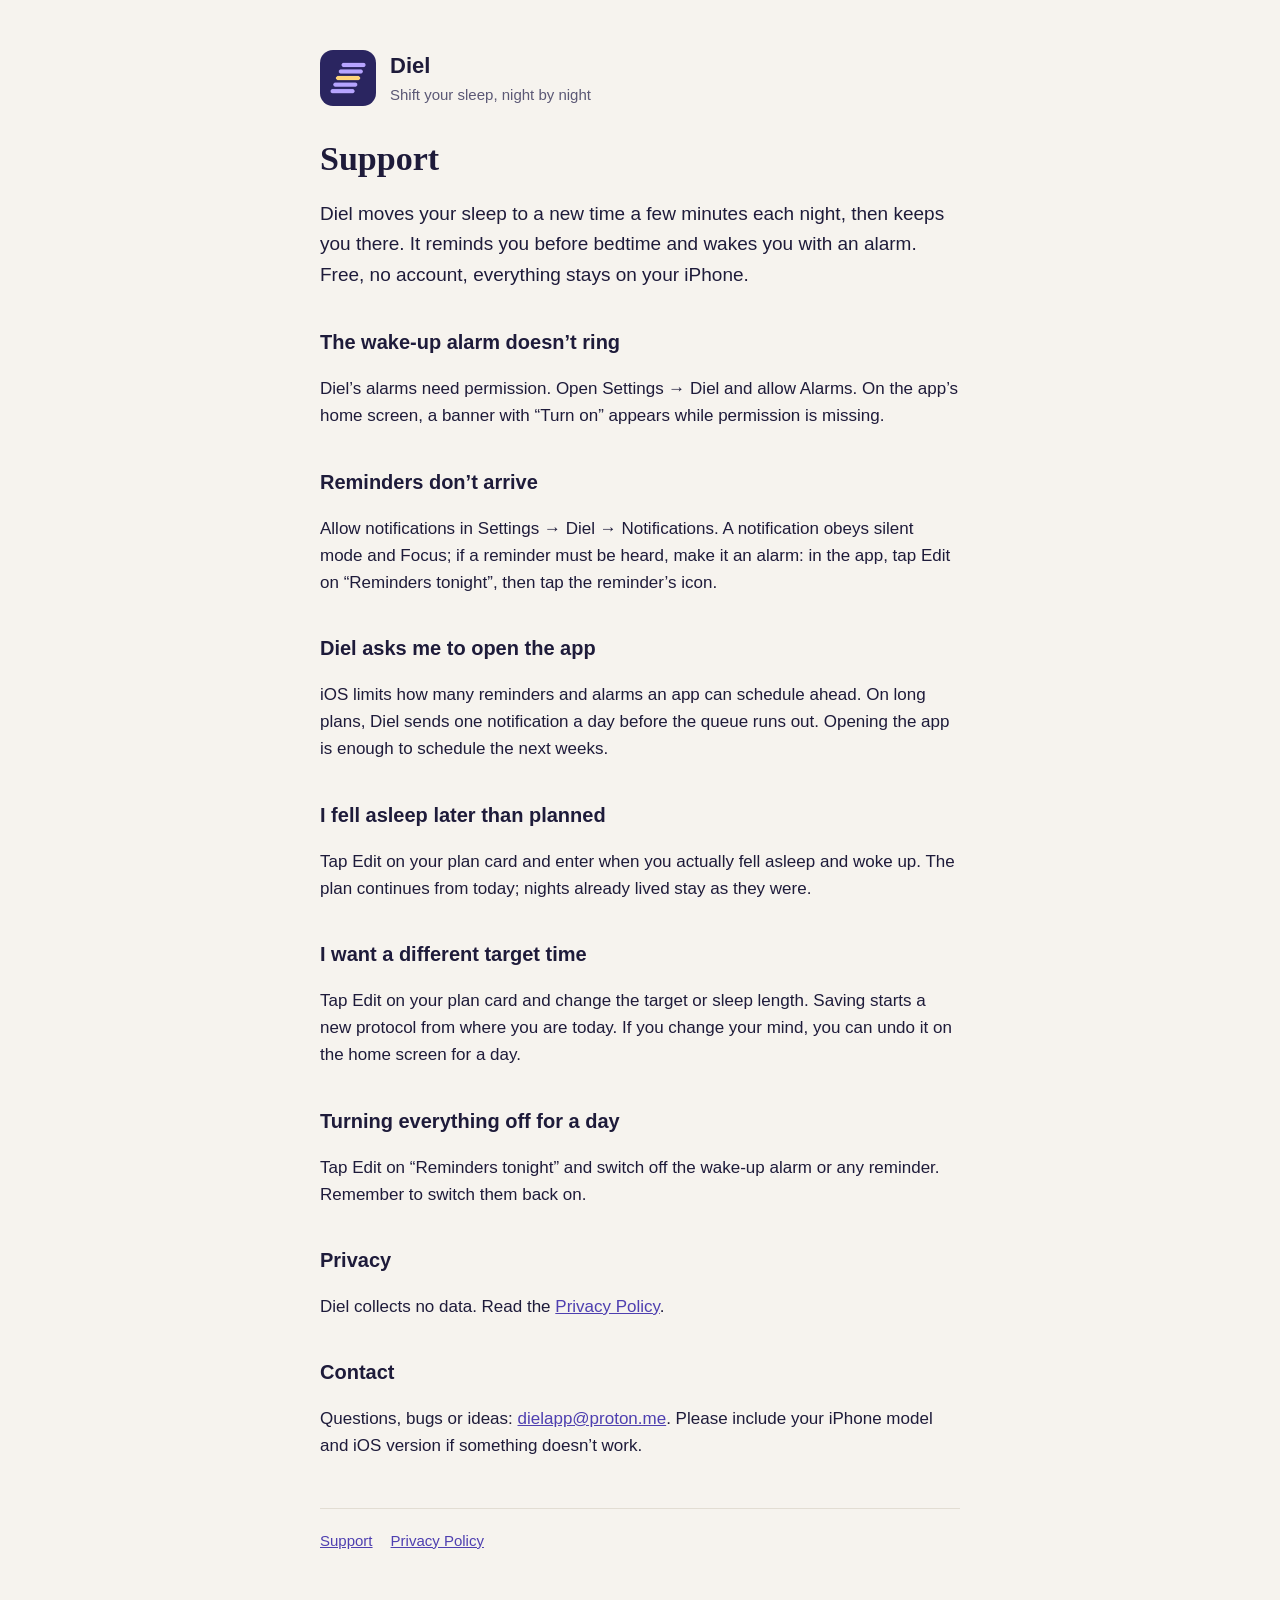
<file: index.html>
<!doctype html>
<html lang="en">
<head>
<meta charset="utf-8">
<meta name="viewport" content="width=device-width, initial-scale=1">
<title>Diel — Support</title>
<link rel="stylesheet" href="style.css">
</head>
<body>
<main>
  <header>
    <img src="icon.png" alt="">
    <div>
      <div class="name">Diel</div>
      <div class="tagline">Shift your sleep, night by night</div>
    </div>
  </header>

  <h1>Support</h1>
  <p class="lead">Diel moves your sleep to a new time a few minutes each night, then keeps you there. It reminds you before bedtime and wakes you with an alarm. Free, no account, everything stays on your iPhone.</p>

  <h2>The wake-up alarm doesn’t ring</h2>
  <p>Diel’s alarms need permission. Open Settings → Diel and allow Alarms. On the app’s home screen, a banner with “Turn on” appears while permission is missing.</p>

  <h2>Reminders don’t arrive</h2>
  <p>Allow notifications in Settings → Diel → Notifications. A notification obeys silent mode and Focus; if a reminder must be heard, make it an alarm: in the app, tap Edit on “Reminders tonight”, then tap the reminder’s icon.</p>

  <h2>Diel asks me to open the app</h2>
  <p>iOS limits how many reminders and alarms an app can schedule ahead. On long plans, Diel sends one notification a day before the queue runs out. Opening the app is enough to schedule the next weeks.</p>

  <h2>I fell asleep later than planned</h2>
  <p>Tap Edit on your plan card and enter when you actually fell asleep and woke up. The plan continues from today; nights already lived stay as they were.</p>

  <h2>I want a different target time</h2>
  <p>Tap Edit on your plan card and change the target or sleep length. Saving starts a new protocol from where you are today. If you change your mind, you can undo it on the home screen for a day.</p>

  <h2>Turning everything off for a day</h2>
  <p>Tap Edit on “Reminders tonight” and switch off the wake-up alarm or any reminder. Remember to switch them back on.</p>

  <h2>Privacy</h2>
  <p>Diel collects no data. Read the <a href="privacy.html">Privacy Policy</a>.</p>

  <h2>Contact</h2>
  <p>Questions, bugs or ideas: <a href="mailto:dielapp@proton.me">dielapp@proton.me</a>. Please include your iPhone model and iOS version if something doesn’t work.</p>

  <nav><a href="index.html">Support</a><a href="privacy.html">Privacy Policy</a></nav>
</main>
</body>
</html>
</file>
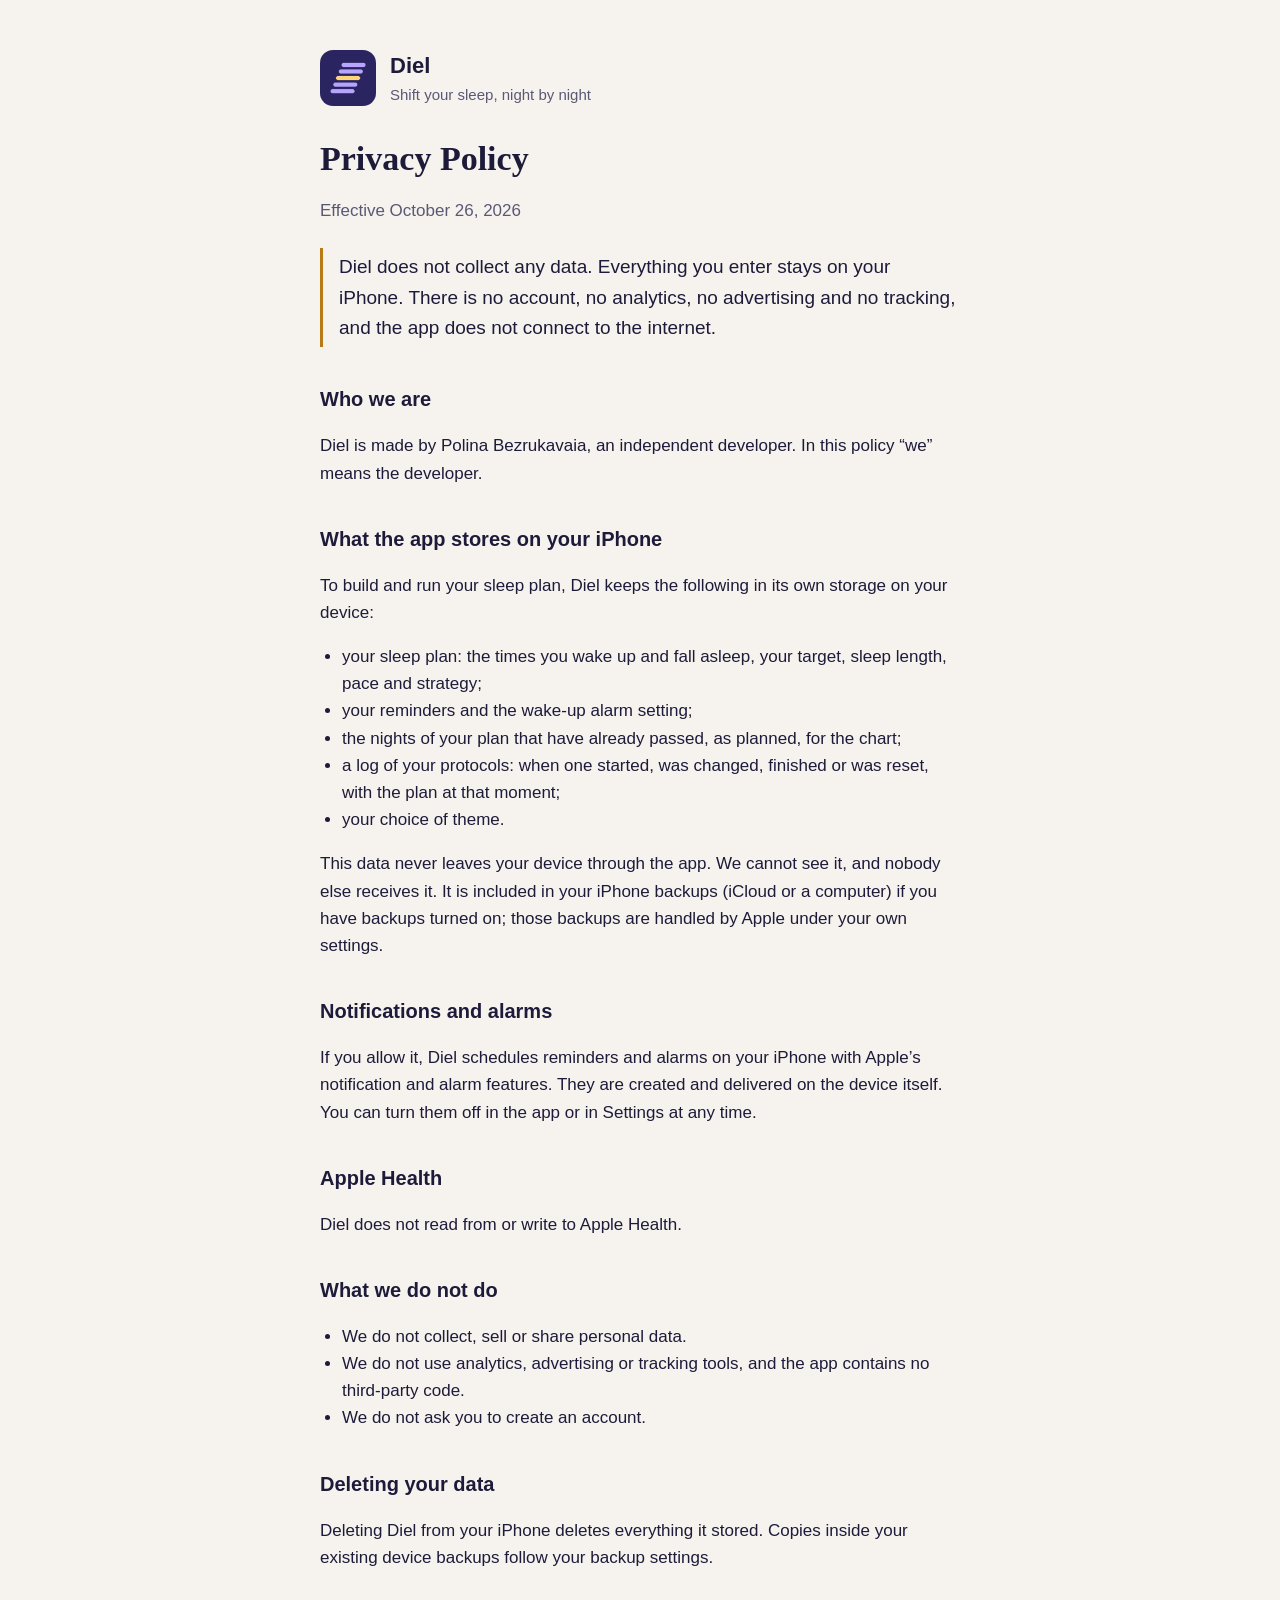
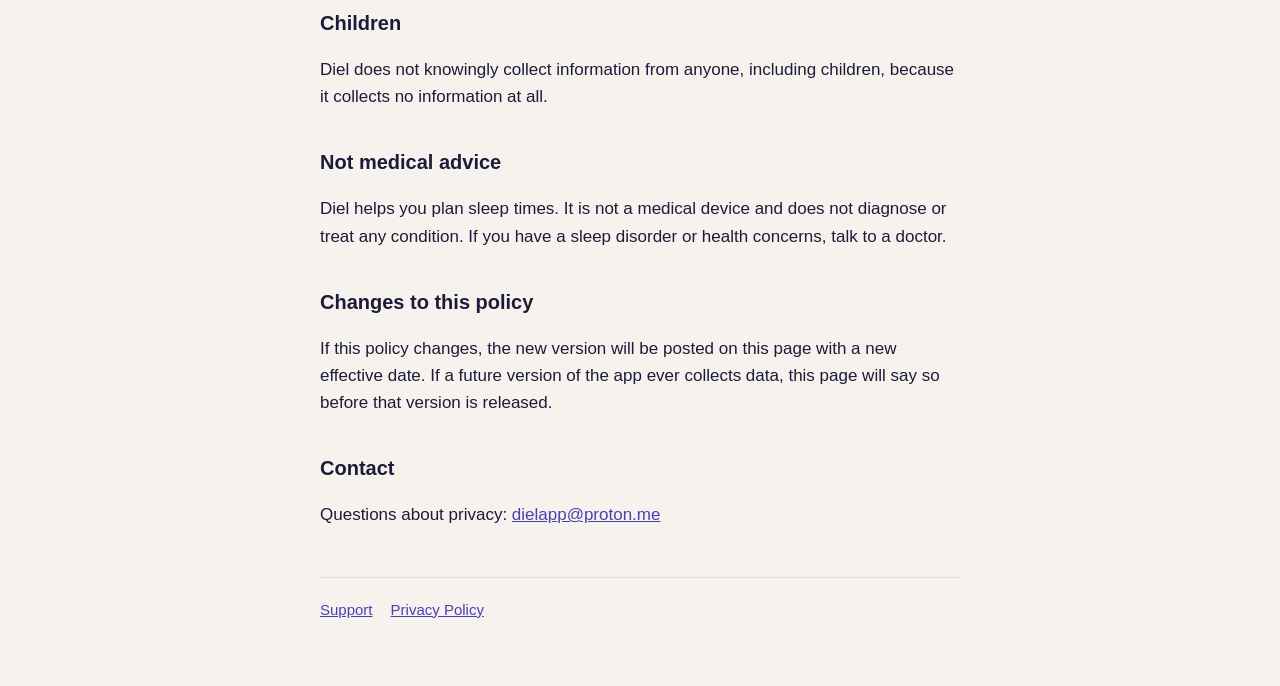
<file: privacy.html>
<!doctype html>
<html lang="en">
<head>
<meta charset="utf-8">
<meta name="viewport" content="width=device-width, initial-scale=1">
<title>Diel — Privacy Policy</title>
<link rel="stylesheet" href="style.css">
</head>
<body>
<main>
  <header>
    <img src="icon.png" alt="">
    <div>
      <div class="name">Diel</div>
      <div class="tagline">Shift your sleep, night by night</div>
    </div>
  </header>

  <h1>Privacy Policy</h1>
  <p class="muted">Effective October 26, 2026</p>

  <p class="summary lead">Diel does not collect any data. Everything you enter stays on your iPhone. There is no account, no analytics, no advertising and no tracking, and the app does not connect to the internet.</p>

  <h2>Who we are</h2>
  <p>Diel is made by Polina Bezrukavaia, an independent developer. In this policy “we” means the developer.</p>

  <h2>What the app stores on your iPhone</h2>
  <p>To build and run your sleep plan, Diel keeps the following in its own storage on your device:</p>
  <ul>
    <li>your sleep plan: the times you wake up and fall asleep, your target, sleep length, pace and strategy;</li>
    <li>your reminders and the wake-up alarm setting;</li>
    <li>the nights of your plan that have already passed, as planned, for the chart;</li>
    <li>a log of your protocols: when one started, was changed, finished or was reset, with the plan at that moment;</li>
    <li>your choice of theme.</li>
  </ul>
  <p>This data never leaves your device through the app. We cannot see it, and nobody else receives it. It is included in your iPhone backups (iCloud or a computer) if you have backups turned on; those backups are handled by Apple under your own settings.</p>

  <h2>Notifications and alarms</h2>
  <p>If you allow it, Diel schedules reminders and alarms on your iPhone with Apple’s notification and alarm features. They are created and delivered on the device itself. You can turn them off in the app or in Settings at any time.</p>

  <h2>Apple Health</h2>
  <p>Diel does not read from or write to Apple Health.</p>

  <h2>What we do not do</h2>
  <ul>
    <li>We do not collect, sell or share personal data.</li>
    <li>We do not use analytics, advertising or tracking tools, and the app contains no third-party code.</li>
    <li>We do not ask you to create an account.</li>
  </ul>

  <h2>Deleting your data</h2>
  <p>Deleting Diel from your iPhone deletes everything it stored. Copies inside your existing device backups follow your backup settings.</p>

  <h2>Children</h2>
  <p>Diel does not knowingly collect information from anyone, including children, because it collects no information at all.</p>

  <h2>Not medical advice</h2>
  <p>Diel helps you plan sleep times. It is not a medical device and does not diagnose or treat any condition. If you have a sleep disorder or health concerns, talk to a doctor.</p>

  <h2>Changes to this policy</h2>
  <p>If this policy changes, the new version will be posted on this page with a new effective date. If a future version of the app ever collects data, this page will say so before that version is released.</p>

  <h2>Contact</h2>
  <p>Questions about privacy: <a href="mailto:dielapp@proton.me">dielapp@proton.me</a></p>

  <nav><a href="index.html">Support</a><a href="privacy.html">Privacy Policy</a></nav>
</main>
</body>
</html>
</file>
<file: style.css>
:root {
  --bg: #F6F3EE;
  --text: #1E1B3A;
  --muted: #5B5875;
  --accent: #4E3FB0;
  --gold: #B87A16;
  --rule: #E2DDD3;
}
@media (prefers-color-scheme: dark) {
  :root {
    --bg: #14123A;
    --text: #EDEAFB;
    --muted: #A9A4CC;
    --accent: #B6A4FF;
    --gold: #FFD37A;
    --rule: #2E2A62;
  }
}
* { box-sizing: border-box; }
body {
  margin: 0;
  background: var(--bg);
  color: var(--text);
  font: 17px/1.6 -apple-system, BlinkMacSystemFont, "Helvetica Neue", Arial, sans-serif;
}
main { max-width: 680px; margin: 0 auto; padding: 48px 20px 64px; }
header { display: flex; align-items: center; gap: 14px; margin-bottom: 32px; }
header img { width: 56px; height: 56px; border-radius: 13px; }
header .name { font-size: 22px; font-weight: 600; }
header .tagline { color: var(--muted); font-size: 15px; }
h1 { font-family: "New York", Georgia, serif; font-weight: 600; font-size: 34px; line-height: 1.2; margin: 0 0 8px; }
h2 { font-size: 20px; margin: 36px 0 8px; }
p, li { color: var(--text); }
.muted { color: var(--muted); }
.lead { font-size: 19px; }
.summary { border-left: 3px solid var(--gold); padding: 4px 0 4px 16px; margin: 24px 0; }
a { color: var(--accent); }
ul { padding-left: 22px; }
nav { margin-top: 48px; padding-top: 20px; border-top: 1px solid var(--rule); font-size: 15px; }
nav a { margin-right: 18px; }
</file>
